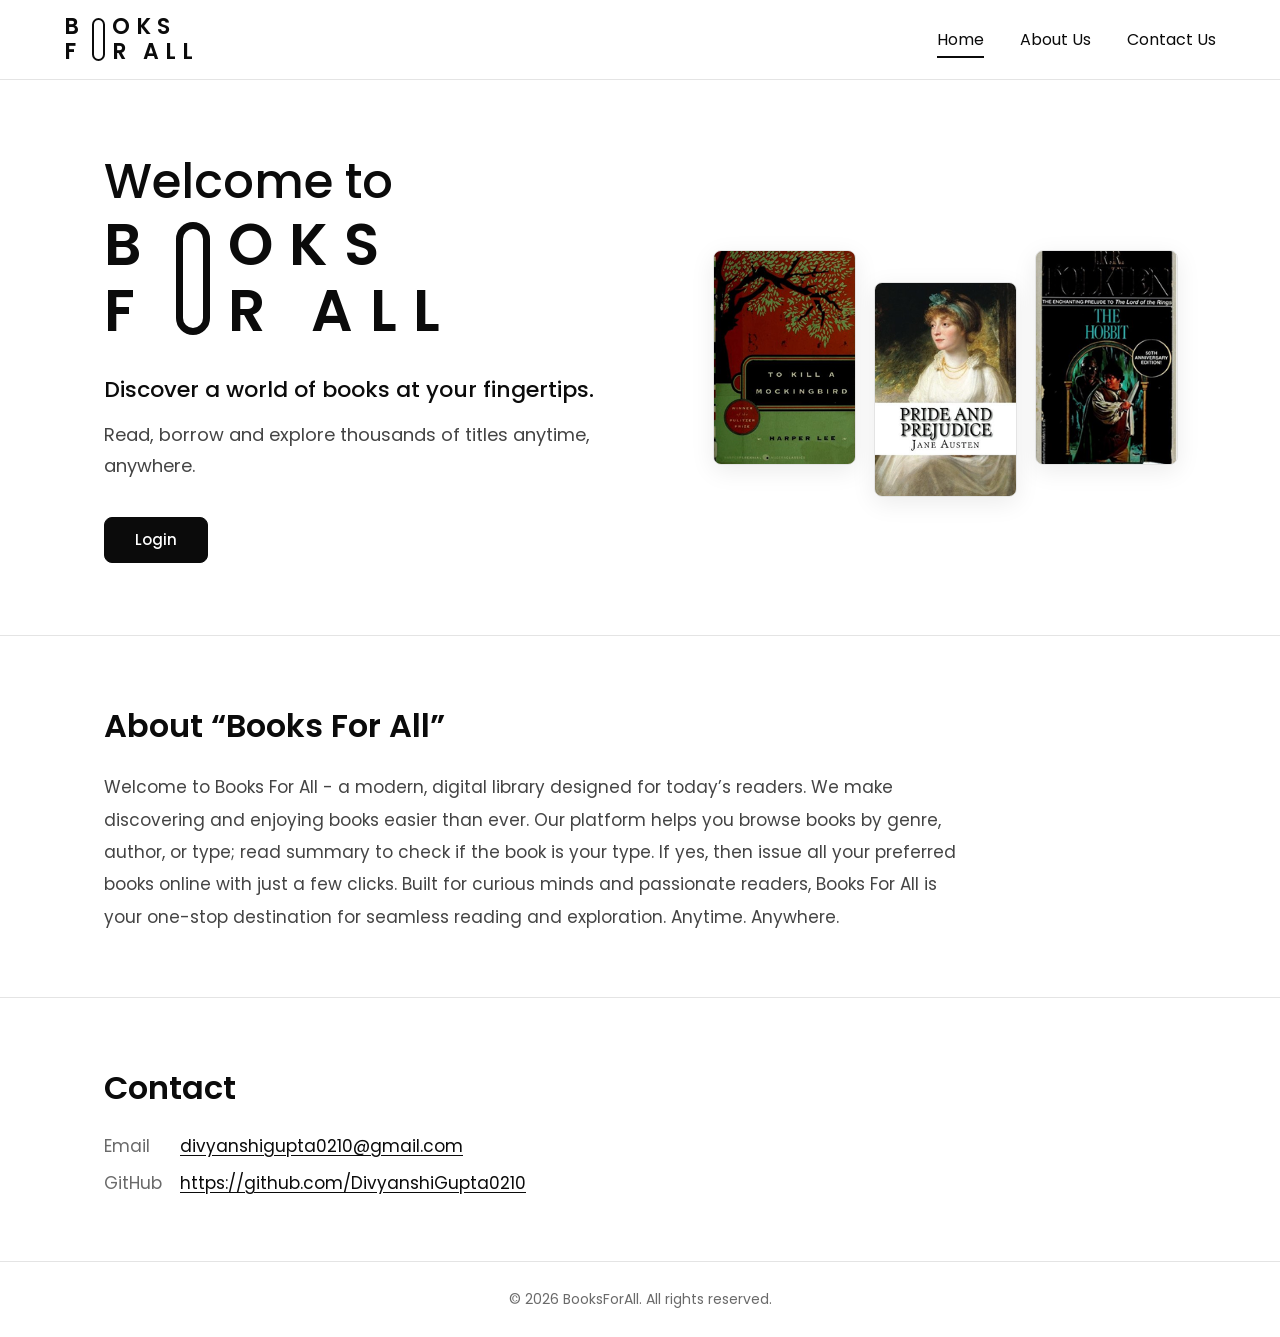
<file: frontend/index.html>
<!DOCTYPE html>
<html lang="en">
<head>
  <meta charset="UTF-8">
  <meta name="viewport" content="width=device-width, initial-scale=1.0">
  <title>Books For All</title>
  <link rel="icon" href="data:,">
  <link rel="preconnect" href="https://fonts.googleapis.com">
  <link rel="preconnect" href="https://fonts.gstatic.com" crossorigin>
  <link href="https://fonts.googleapis.com/css2?family=Poppins:wght@300;400;500;600;700&display=swap" rel="stylesheet">
  <link rel="stylesheet" href="css/styles.css">
  <script src="js/config.js"></script>
  <script src="js/auth.js"></script>
  <script src="js/api.js"></script>
  <script src="js/ui.js"></script>
  <script src="js/nav.js"></script>
</head>
<body>
  <header id="nav"></header>
  <script>Nav.render("home", "home");</script>

  <main>
    <section class="container hero">
      <div>
        <h1>
          <span>Welcome to</span>
          <span class="logo" aria-label="Books For All">
            <span class="logo-b">B</span><span class="logo-pill" aria-hidden="true"></span><span class="logo-oks">OKS</span>
            <span class="logo-f">F</span><span class="logo-r">R ALL</span>
          </span>
        </h1>
        <p class="hero-lead">Discover a world of books at your fingertips.</p>
        <p class="hero-sub">Read, borrow and explore thousands of titles anytime, anywhere.</p>
        <a id="heroBtn" class="btn btn-primary" href="login.html">Login</a>
      </div>
      <div class="hero-visual" id="heroVisual" aria-hidden="true">
        <img src="assets/images/to%20kill%20a%20mockingbird.png" alt="">
        <img src="assets/images/pride%20and%20prejudice.png" alt="">
        <img src="assets/images/the%20hobbit.png" alt="">
      </div>
    </section>

    <section class="section" id="about">
      <div class="container">
        <h2>About “Books For All”</h2>
        <p>Welcome to Books For All - a modern, digital library designed for today’s readers. We make discovering and enjoying books easier than ever. Our platform helps you browse books by genre, author, or type; read summary to check if the book is your type. If yes, then issue all your preferred books online with just a few clicks. Built for curious minds and passionate readers, Books For All is your one-stop destination for seamless reading and exploration. Anytime. Anywhere.</p>
      </div>
    </section>

    <section class="section" id="contact">
      <div class="container">
        <h2>Contact</h2>
        <div class="contact-list">
          <div><span>Email</span><a href="mailto:divyanshigupta0210@gmail.com">divyanshigupta0210@gmail.com</a></div>
          <div><span>GitHub</span><a href="https://github.com/DivyanshiGupta0210" target="_blank" rel="noopener">https://github.com/DivyanshiGupta0210</a></div>
        </div>
      </div>
    </section>
  </main>

  <footer class="footer">© 2026 BooksForAll. All rights reserved.</footer>
  <script src="js/home.js"></script>
</body>
</html>
</file>
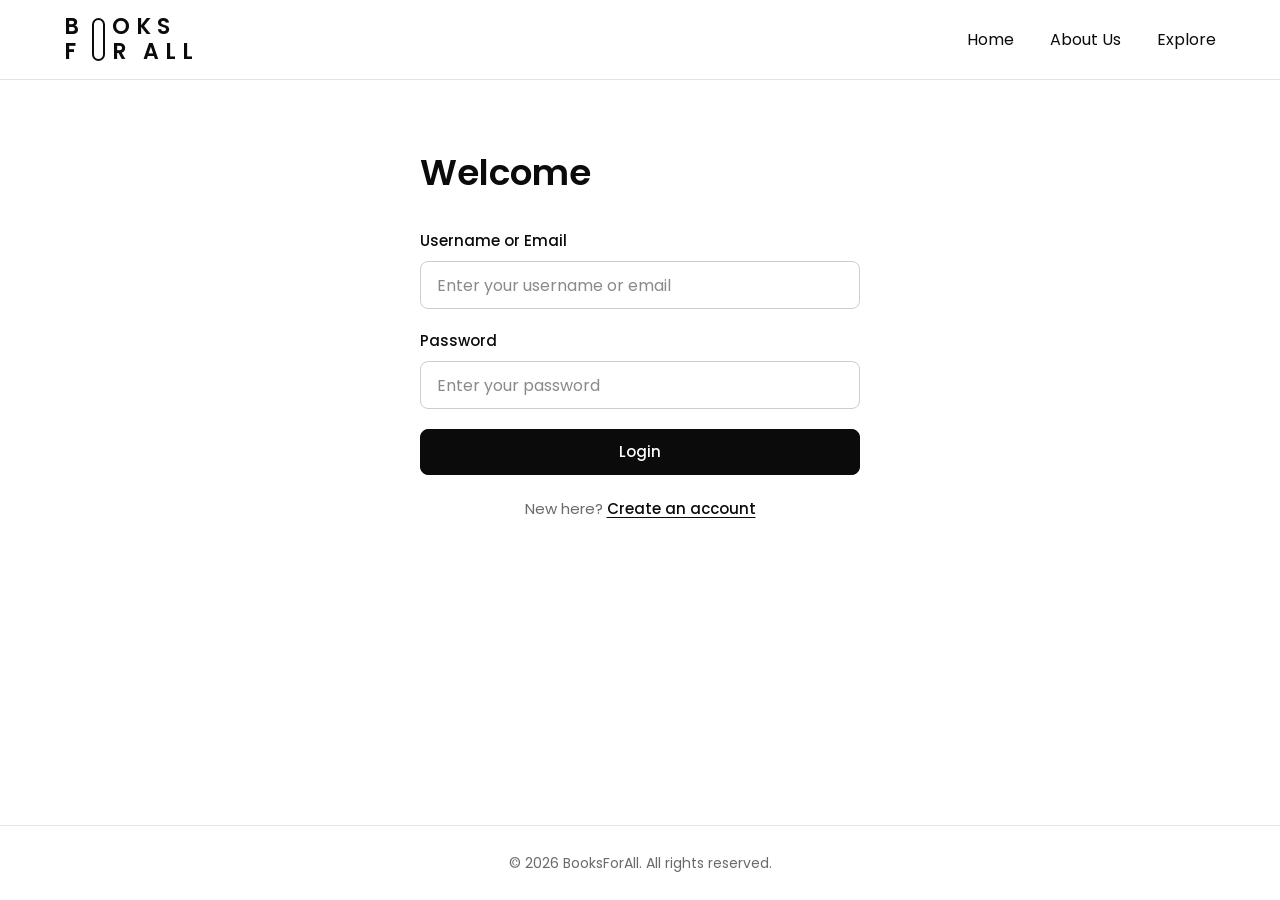
<file: frontend/book-info.html>
<!DOCTYPE html>
<html lang="en">
<head>
  <meta charset="UTF-8">
  <meta name="viewport" content="width=device-width, initial-scale=1.0">
  <title>Book Info - Books For All</title>
  <link rel="icon" href="data:,">
  <link rel="preconnect" href="https://fonts.googleapis.com">
  <link rel="preconnect" href="https://fonts.gstatic.com" crossorigin>
  <link href="https://fonts.googleapis.com/css2?family=Poppins:wght@300;400;500;600;700&display=swap" rel="stylesheet">
  <link rel="stylesheet" href="css/styles.css">
  <script src="js/config.js"></script>
  <script src="js/auth.js"></script>
  <script src="js/api.js"></script>
  <script src="js/ui.js"></script>
  <script src="js/nav.js"></script>
  <script src="js/books.js"></script>
</head>
<body>
  <header id="nav"></header>
  <script>Nav.render("app", "explore");</script>

  <main class="container page" id="content" aria-live="polite">
    <p class="muted">Loading...</p>
  </main>

  <footer class="footer">© 2026 BooksForAll. All rights reserved.</footer>
  <script src="js/book-detail.js"></script>
</body>
</html>
</file>
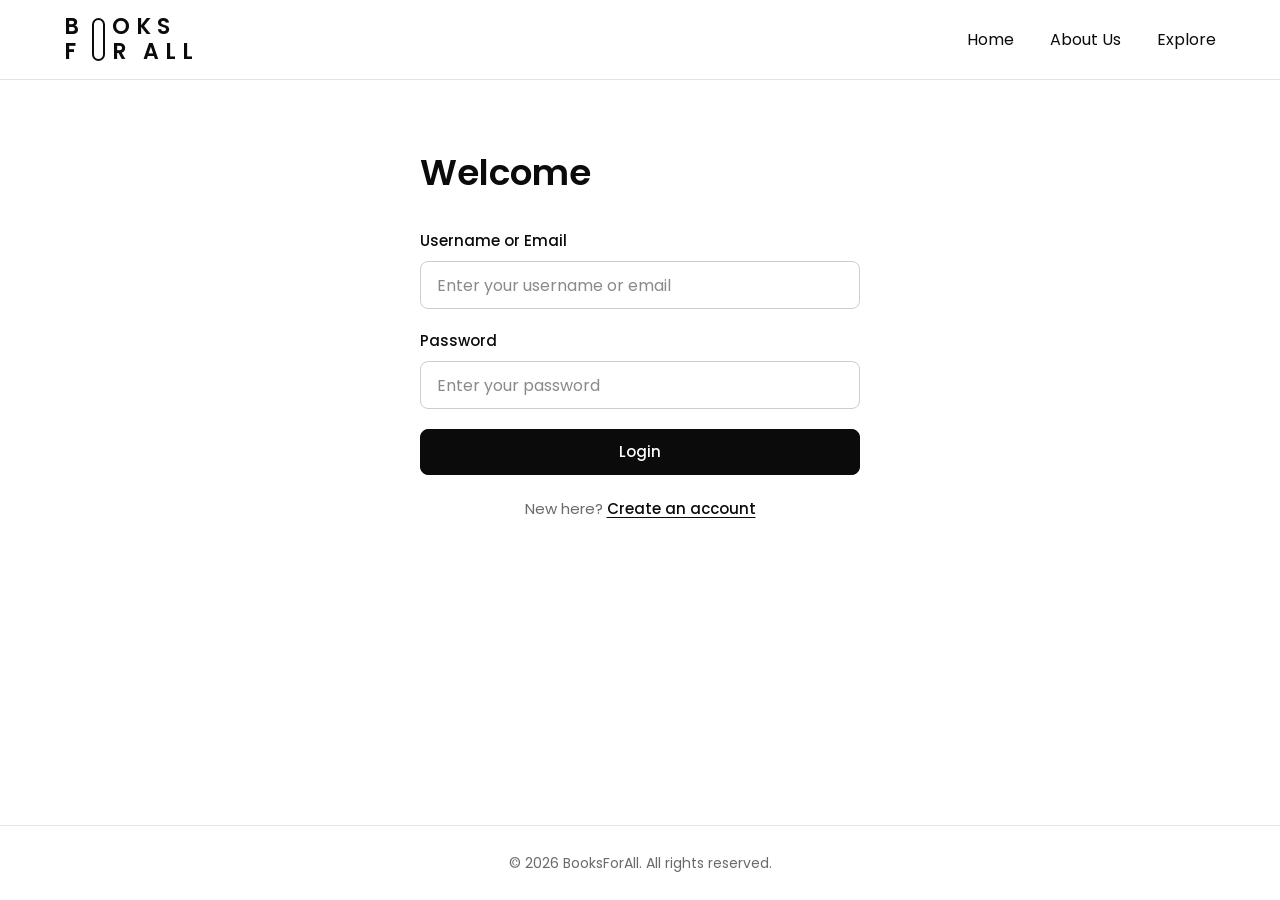
<file: frontend/explore.html>
<!DOCTYPE html>
<html lang="en">
<head>
  <meta charset="UTF-8">
  <meta name="viewport" content="width=device-width, initial-scale=1.0">
  <title>Explore - Books For All</title>
  <link rel="icon" href="data:,">
  <link rel="preconnect" href="https://fonts.googleapis.com">
  <link rel="preconnect" href="https://fonts.gstatic.com" crossorigin>
  <link href="https://fonts.googleapis.com/css2?family=Poppins:wght@300;400;500;600;700&display=swap" rel="stylesheet">
  <link rel="stylesheet" href="css/styles.css">
  <script src="js/config.js"></script>
  <script src="js/auth.js"></script>
  <script src="js/api.js"></script>
  <script src="js/ui.js"></script>
  <script src="js/nav.js"></script>
  <script src="js/books.js"></script>
</head>
<body>
  <header id="nav"></header>
  <script>Nav.render("app", "explore");</script>

  <main class="container page">
    <div class="search-row">
      <input class="input" id="searchInput" type="search" placeholder="Search for books by title or author name" aria-label="Search for books by title or author name" autocomplete="off">
    </div>

    <div class="filters">
      <div class="dd" id="genreFilter" data-label="Genre"></div>
      <div class="dd" id="typeFilter" data-label="Book Type"></div>
      <div class="dd" id="languageFilter" data-label="Language"></div>
      <button type="button" class="btn btn-outline btn-sm reset-btn" id="clearFilters" disabled>
        <svg width="15" height="15" viewBox="0 0 24 24" fill="none" stroke="currentColor" stroke-width="2" stroke-linecap="round" stroke-linejoin="round" aria-hidden="true"><path d="M3 12a9 9 0 1 0 3-6.7"/><path d="M3 4v5h5"/></svg>
        Reset
      </button>
    </div>

    <div id="browse">
      <section class="explore-block" aria-labelledby="featuredTitle">
        <h2 class="h-section" id="featuredTitle">Featured Books</h2>
        <div class="scroller" id="featuredRow"></div>
      </section>

      <section class="explore-block" aria-labelledby="newTitle">
        <h2 class="h-section" id="newTitle">New Arrivals</h2>
        <div class="grid-4" id="newGrid"></div>
      </section>
    </div>

    <section class="explore-block" id="resultsSection" aria-live="polite" hidden>
      <h2 class="h-section" id="resultsTitle">Search Results</h2>
      <div class="results" id="results"></div>
    </section>
  </main>

  <footer class="footer">© 2026 BooksForAll. All rights reserved.</footer>
  <script src="js/explore.js"></script>
</body>
</html>
</file>
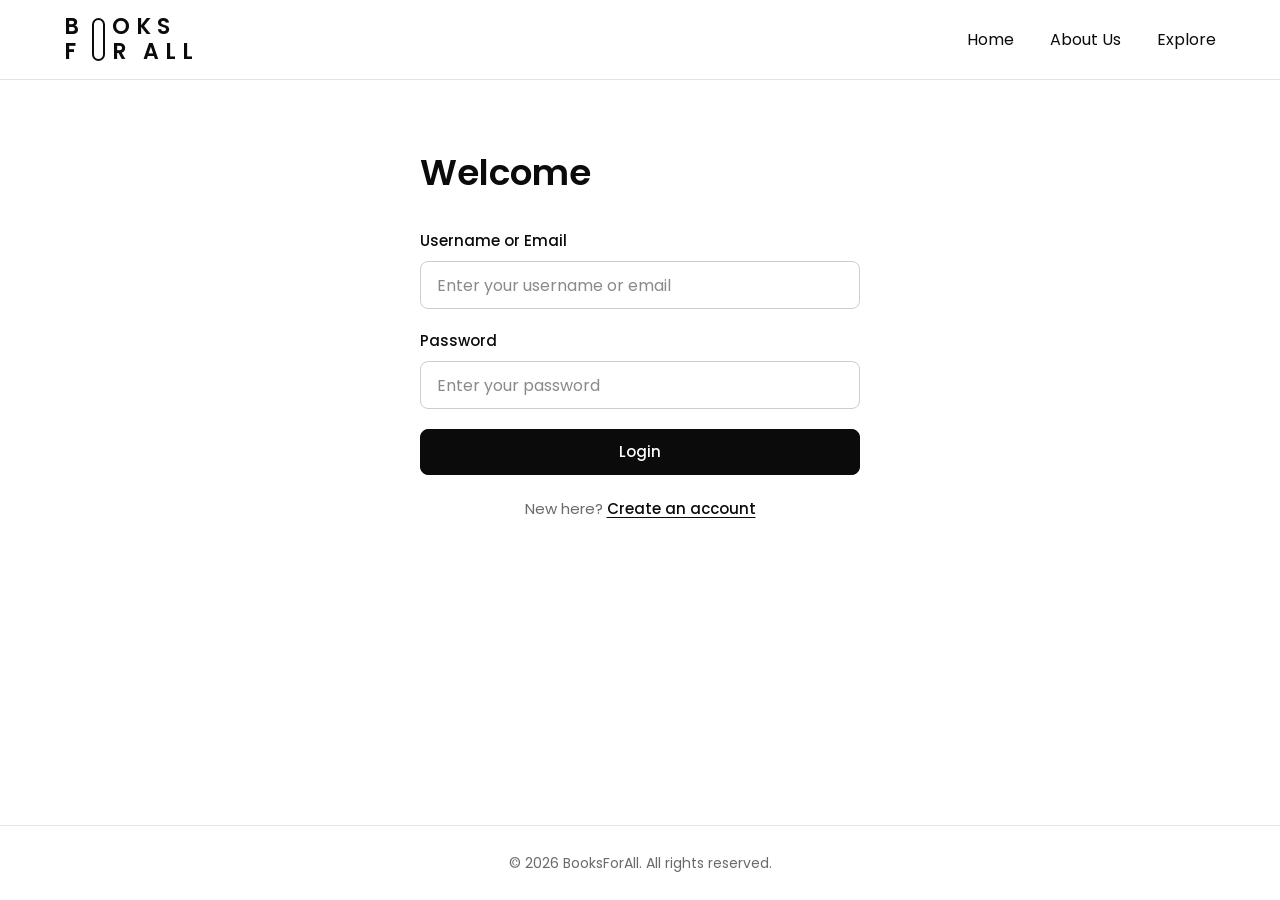
<file: frontend/issue-book.html>
<!DOCTYPE html>
<html lang="en">
<head>
  <meta charset="UTF-8">
  <meta name="viewport" content="width=device-width, initial-scale=1.0">
  <title>Issue Book - Books For All</title>
  <link rel="icon" href="data:,">
  <link rel="preconnect" href="https://fonts.googleapis.com">
  <link rel="preconnect" href="https://fonts.gstatic.com" crossorigin>
  <link href="https://fonts.googleapis.com/css2?family=Poppins:wght@300;400;500;600;700&display=swap" rel="stylesheet">
  <link rel="stylesheet" href="css/styles.css">
  <script src="js/config.js"></script>
  <script src="js/auth.js"></script>
  <script src="js/api.js"></script>
  <script src="js/ui.js"></script>
  <script src="js/nav.js"></script>
  <script src="js/books.js"></script>
  <script src="js/issues.js"></script>
  <script src="js/wishlist.js"></script>
</head>
<body>
  <header id="nav"></header>
  <script>Nav.render("app", "explore");</script>

  <main class="container page" id="content" aria-live="polite">
    <p class="muted">Loading...</p>
  </main>

  <footer class="footer">© 2026 BooksForAll. All rights reserved.</footer>
  <script src="js/issue-book.js"></script>
</body>
</html>
</file>
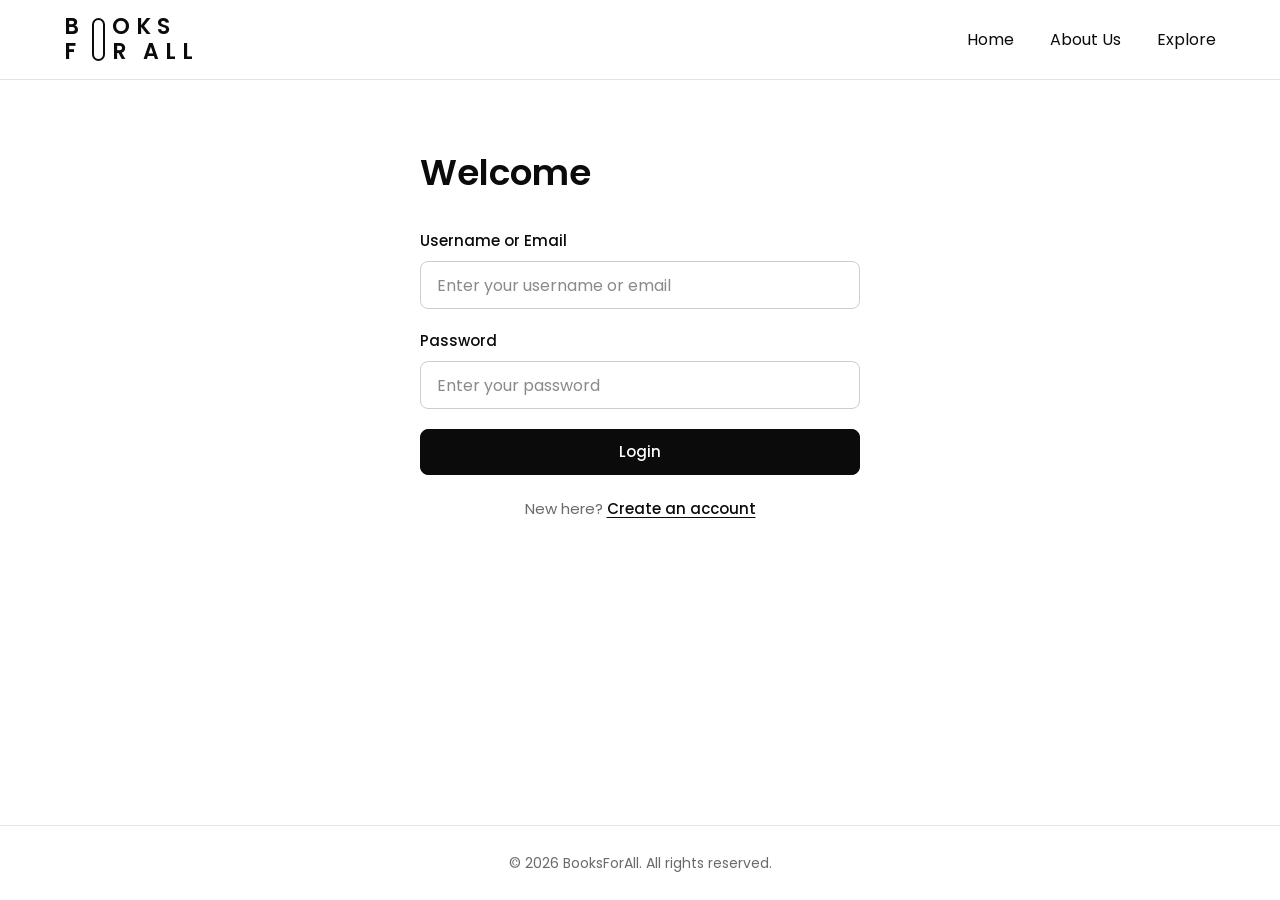
<file: frontend/login.html>
<!DOCTYPE html>
<html lang="en">
<head>
  <meta charset="UTF-8">
  <meta name="viewport" content="width=device-width, initial-scale=1.0">
  <title>Login - Books For All</title>
  <link rel="icon" href="data:,">
  <link rel="preconnect" href="https://fonts.googleapis.com">
  <link rel="preconnect" href="https://fonts.gstatic.com" crossorigin>
  <link href="https://fonts.googleapis.com/css2?family=Poppins:wght@300;400;500;600;700&display=swap" rel="stylesheet">
  <link rel="stylesheet" href="css/styles.css">
  <script src="js/config.js"></script>
  <script src="js/auth.js"></script>
  <script src="js/api.js"></script>
  <script src="js/ui.js"></script>
  <script src="js/nav.js"></script>
</head>
<body>
  <header id="nav"></header>
  <script>Nav.render("login");</script>

  <main class="auth-wrap">
    <div class="auth-card">
      <h1>Welcome</h1>
      <form id="loginForm" novalidate>
        <div class="field">
          <label for="identifier">Username or Email</label>
          <input class="input" id="identifier" name="identifier" type="text" placeholder="Enter your username or email" autocomplete="username" required>
        </div>
        <div class="field">
          <label for="password">Password</label>
          <input class="input" id="password" name="password" type="password" placeholder="Enter your password" autocomplete="current-password" required>
        </div>
        <button class="btn btn-primary btn-block" id="loginBtn" type="submit">Login</button>
        <p id="loginMsg" class="form-msg error" role="alert" hidden></p>
      </form>
      <p class="auth-alt">New here? <a href="signup.html">Create an account</a></p>
    </div>
  </main>

  <footer class="footer">© 2026 BooksForAll. All rights reserved.</footer>
  <script src="js/login.js"></script>
</body>
</html>
</file>
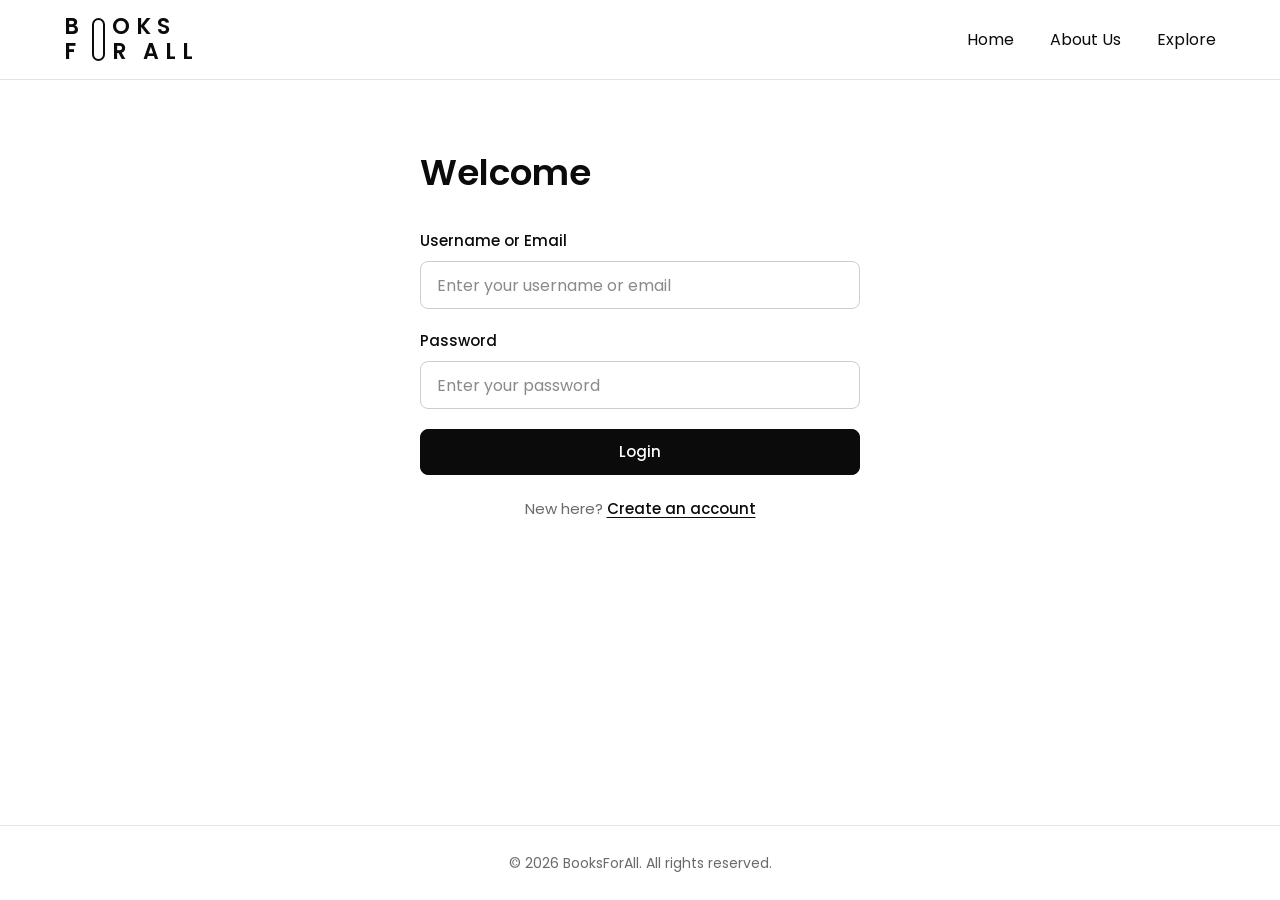
<file: frontend/my-books.html>
<!DOCTYPE html>
<html lang="en">
<head>
  <meta charset="UTF-8">
  <meta name="viewport" content="width=device-width, initial-scale=1.0">
  <title>My Books - Books For All</title>
  <link rel="icon" href="data:,">
  <link rel="preconnect" href="https://fonts.googleapis.com">
  <link rel="preconnect" href="https://fonts.gstatic.com" crossorigin>
  <link href="https://fonts.googleapis.com/css2?family=Poppins:wght@300;400;500;600;700&display=swap" rel="stylesheet">
  <link rel="stylesheet" href="css/styles.css">
  <script src="js/config.js"></script>
  <script src="js/auth.js"></script>
  <script src="js/api.js"></script>
  <script src="js/ui.js"></script>
  <script src="js/nav.js"></script>
  <script src="js/issues.js"></script>
</head>
<body>
  <header id="nav"></header>
  <script>Nav.render("app", "my-books");</script>

  <main class="container page">
    <h1 class="h-page">Your Books</h1>
    <div id="content" aria-live="polite"><p class="muted">Loading...</p></div>
  </main>

  <footer class="footer">© 2026 BooksForAll. All rights reserved.</footer>
  <script src="js/my-books.js"></script>
</body>
</html>
</file>
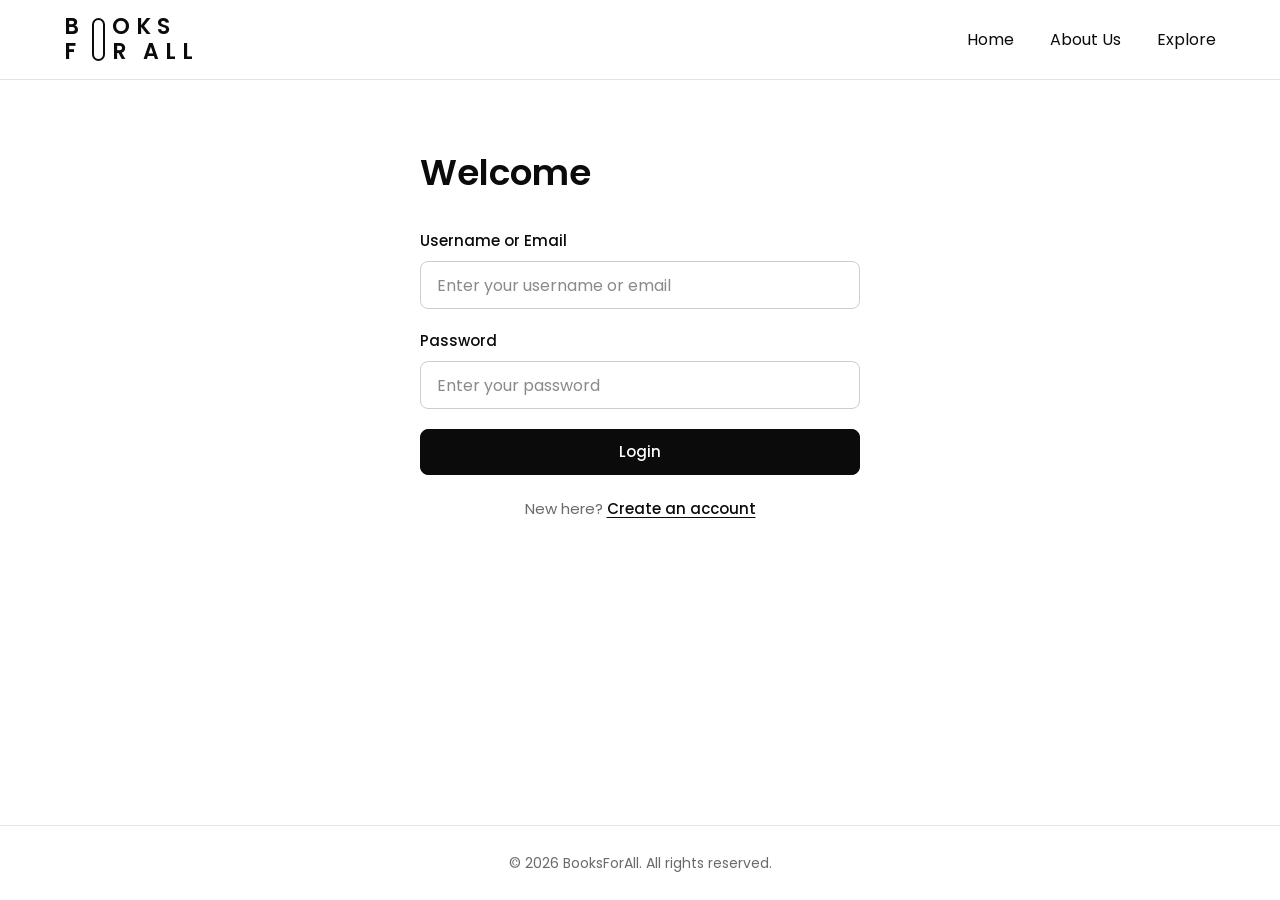
<file: frontend/profile.html>
<!DOCTYPE html>
<html lang="en">
<head>
  <meta charset="UTF-8">
  <meta name="viewport" content="width=device-width, initial-scale=1.0">
  <title>Profile - Books For All</title>
  <link rel="icon" href="data:,">
  <link rel="preconnect" href="https://fonts.googleapis.com">
  <link rel="preconnect" href="https://fonts.gstatic.com" crossorigin>
  <link href="https://fonts.googleapis.com/css2?family=Poppins:wght@300;400;500;600;700&display=swap" rel="stylesheet">
  <link rel="stylesheet" href="css/styles.css">
  <script src="js/config.js"></script>
  <script src="js/auth.js"></script>
  <script src="js/api.js"></script>
  <script src="js/ui.js"></script>
  <script src="js/nav.js"></script>
  <script src="js/issues.js"></script>
  <script src="js/wishlist.js"></script>
</head>
<body>
  <header id="nav"></header>
  <script>Nav.render("app", "");</script>

  <main class="container page">
    <h1 class="h-page">User Profile</h1>
    <div id="content" aria-live="polite"><p class="muted">Loading...</p></div>
  </main>

  <footer class="footer">© 2026 BooksForAll. All rights reserved.</footer>
  <script src="js/profile.js"></script>
</body>
</html>
</file>
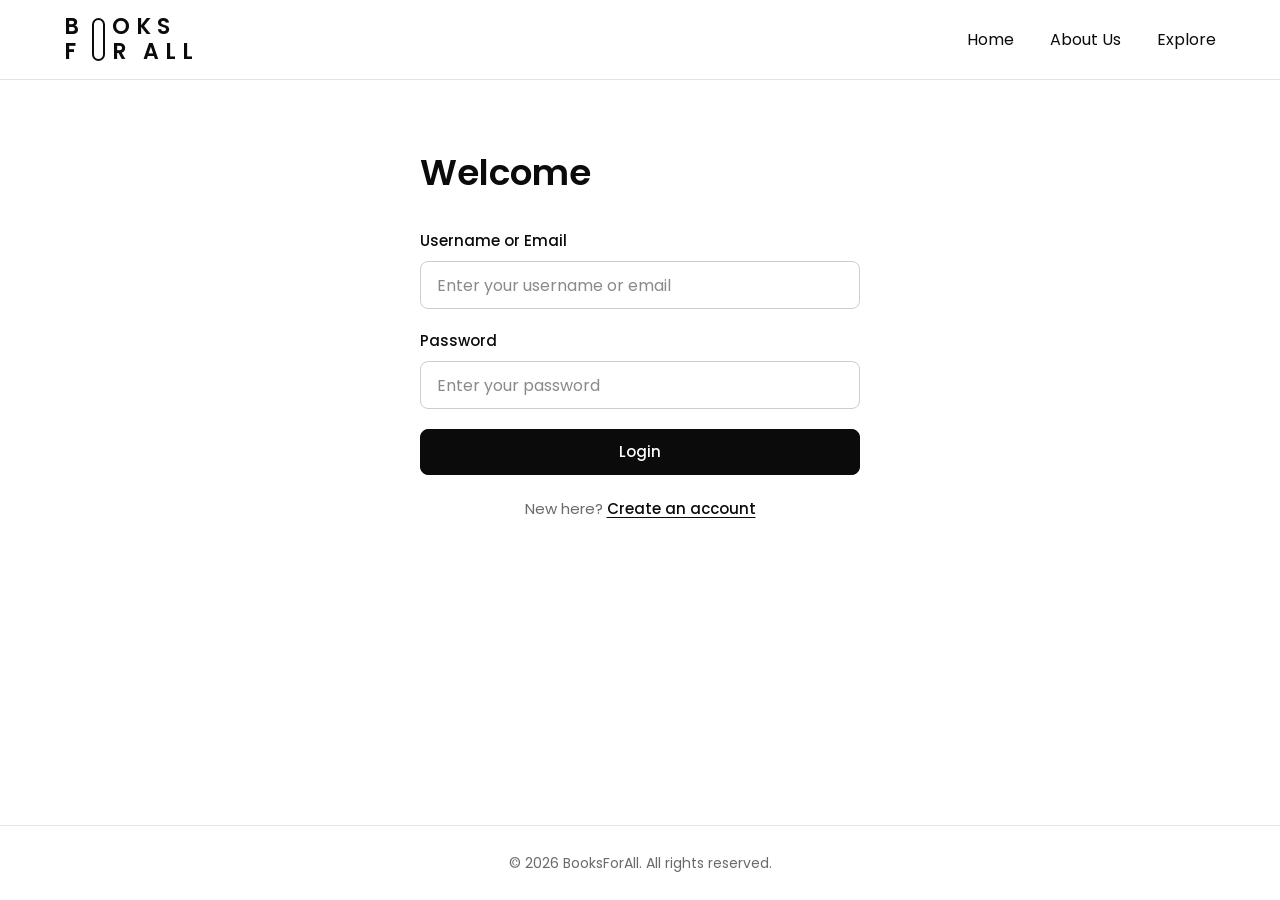
<file: frontend/receipt.html>
<!DOCTYPE html>
<html lang="en">
<head>
  <meta charset="UTF-8">
  <meta name="viewport" content="width=device-width, initial-scale=1.0">
  <title>Issue Receipt - Books For All</title>
  <link rel="icon" href="data:,">
  <link rel="preconnect" href="https://fonts.googleapis.com">
  <link rel="preconnect" href="https://fonts.gstatic.com" crossorigin>
  <link href="https://fonts.googleapis.com/css2?family=Poppins:wght@300;400;500;600;700&display=swap" rel="stylesheet">
  <link rel="stylesheet" href="css/styles.css">
  <script src="js/config.js"></script>
  <script src="js/auth.js"></script>
  <script src="js/api.js"></script>
  <script src="js/ui.js"></script>
  <script src="js/nav.js"></script>
  <script src="js/issues.js"></script>
</head>
<body>
  <header id="nav"></header>
  <script>Nav.render("app", "my-books");</script>

  <main class="container page" id="content" aria-live="polite">
    <p class="muted">Loading your receipt...</p>
  </main>

  <footer class="footer">© 2026 BooksForAll. All rights reserved.</footer>
  <script src="js/receipt.js"></script>
</body>
</html>
</file>
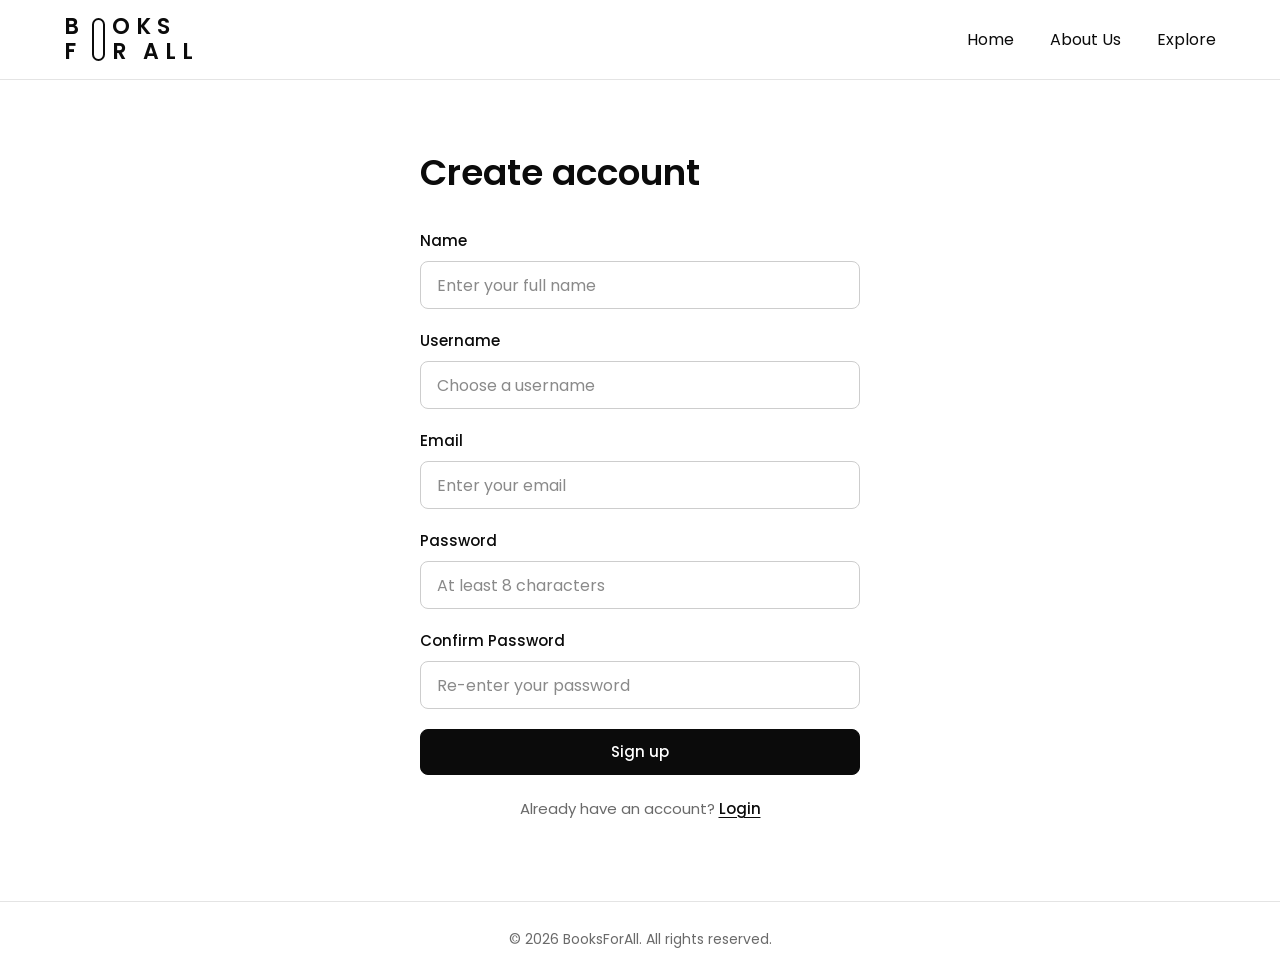
<file: frontend/signup.html>
<!DOCTYPE html>
<html lang="en">
<head>
  <meta charset="UTF-8">
  <meta name="viewport" content="width=device-width, initial-scale=1.0">
  <title>Create account - Books For All</title>
  <link rel="icon" href="data:,">
  <link rel="preconnect" href="https://fonts.googleapis.com">
  <link rel="preconnect" href="https://fonts.gstatic.com" crossorigin>
  <link href="https://fonts.googleapis.com/css2?family=Poppins:wght@300;400;500;600;700&display=swap" rel="stylesheet">
  <link rel="stylesheet" href="css/styles.css">
  <script src="js/config.js"></script>
  <script src="js/auth.js"></script>
  <script src="js/api.js"></script>
  <script src="js/ui.js"></script>
  <script src="js/nav.js"></script>
</head>
<body>
  <header id="nav"></header>
  <script>Nav.render("login");</script>

  <main class="auth-wrap">
    <div class="auth-card">
      <h1>Create account</h1>
      <form id="signupForm" novalidate>
        <div class="field">
          <label for="full_name">Name</label>
          <input class="input" id="full_name" name="full_name" type="text" placeholder="Enter your full name" autocomplete="name" maxlength="120" required>
        </div>
        <div class="field">
          <label for="username">Username</label>
          <input class="input" id="username" name="username" type="text" placeholder="Choose a username" autocomplete="username" maxlength="30" required>
        </div>
        <div class="field">
          <label for="email">Email</label>
          <input class="input" id="email" name="email" type="email" placeholder="Enter your email" autocomplete="email" required>
        </div>
        <div class="field">
          <label for="password">Password</label>
          <input class="input" id="password" name="password" type="password" placeholder="At least 8 characters" autocomplete="new-password" required>
        </div>
        <div class="field">
          <label for="confirm_password">Confirm Password</label>
          <input class="input" id="confirm_password" name="confirm_password" type="password" placeholder="Re-enter your password" autocomplete="new-password" required>
        </div>
        <button class="btn btn-primary btn-block" id="signupBtn" type="submit">Sign up</button>
        <p id="signupMsg" class="form-msg error" role="alert" hidden></p>
      </form>
      <p class="auth-alt">Already have an account? <a href="login.html">Login</a></p>
    </div>
  </main>

  <footer class="footer">© 2026 BooksForAll. All rights reserved.</footer>
  <script src="js/signup.js"></script>
</body>
</html>
</file>
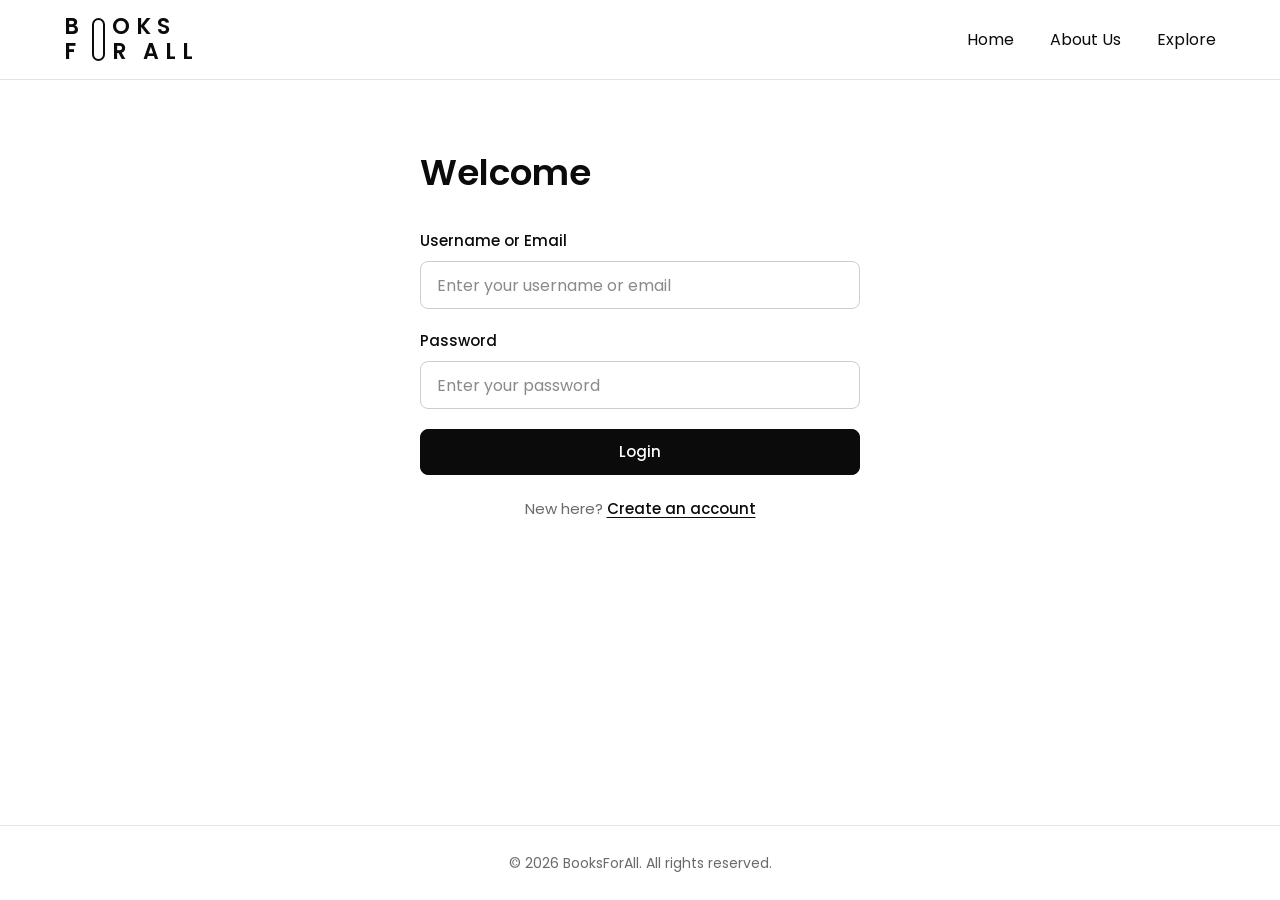
<file: frontend/wishlist.html>
<!DOCTYPE html>
<html lang="en">
<head>
  <meta charset="UTF-8">
  <meta name="viewport" content="width=device-width, initial-scale=1.0">
  <title>Wishlist - Books For All</title>
  <link rel="icon" href="data:,">
  <link rel="preconnect" href="https://fonts.googleapis.com">
  <link rel="preconnect" href="https://fonts.gstatic.com" crossorigin>
  <link href="https://fonts.googleapis.com/css2?family=Poppins:wght@300;400;500;600;700&display=swap" rel="stylesheet">
  <link rel="stylesheet" href="css/styles.css">
  <script src="js/config.js"></script>
  <script src="js/auth.js"></script>
  <script src="js/api.js"></script>
  <script src="js/ui.js"></script>
  <script src="js/nav.js"></script>
  <script src="js/wishlist.js"></script>
</head>
<body>
  <header id="nav"></header>
  <script>Nav.render("app", "");</script>

  <main class="container page">
    <h1 class="h-page">Your Wishlist</h1>
    <div id="content" aria-live="polite"><p class="muted">Loading...</p></div>
  </main>

  <footer class="footer">© 2026 BooksForAll. All rights reserved.</footer>
  <script src="js/wishlist-page.js"></script>
</body>
</html>
</file>
<file: frontend/css/styles.css>
/* ==========================================================================
   Books For All - shared styles
   Font: Poppins · Palette: black / white / grey · Corner radius: 8px
   ========================================================================== */

:root {
  --black: #0b0b0b;
  --white: #ffffff;
  --g50: #f8f8f8;
  --g100: #f1f1f1;
  --g200: #e4e4e4;
  --g300: #cdcdcd;
  --g500: #8a8a8a;
  --g600: #6a6a6a;
  --g700: #444444;
  --danger: #b3261e;
  --ok: #1b6e3c;
  --radius: 8px;
  --pad: clamp(20px, 5vw, 72px);
  --maxw: 1200px;
  --shadow: 0 6px 24px rgba(0, 0, 0, 0.08);
}

*, *::before, *::after { box-sizing: border-box; margin: 0; padding: 0; }
html { scroll-behavior: smooth; -webkit-text-size-adjust: 100%; scroll-padding-top: 90px; }
body {
  font-family: 'Poppins', system-ui, -apple-system, 'Segoe UI', sans-serif;
  background: var(--white);
  color: var(--black);
  line-height: 1.6;
  font-size: 16px;
  min-height: 100vh;
  display: flex;
  flex-direction: column;
}
main { flex: 1; }
a { color: inherit; text-decoration: none; }
ul { list-style: none; }
button, input, select { font: inherit; color: inherit; }
img { max-width: 100%; display: block; }
[hidden] { display: none !important; }
:focus-visible { outline: 2px solid var(--black); outline-offset: 2px; }

.container { width: 100%; max-width: var(--maxw); margin: 0 auto; padding: 0 var(--pad); }
.page { padding-top: 40px; padding-bottom: 72px; }
.muted { color: var(--g600); }

/* ---------- Logo (the "O" in BOOKS / FOR is one shared pill) ---------- */

.logo {
  --logo-size: 22px;
  display: inline-grid;
  grid-template-columns: auto auto auto;
  grid-template-rows: 1fr 1fr;
  column-gap: 0.3em;
  align-items: center;
  font-size: var(--logo-size);
  font-weight: 600;
  line-height: 1.15;
  letter-spacing: 0.28em;
  color: var(--black);
  white-space: nowrap;
}
.logo-b   { grid-area: 1 / 1; }
.logo-pill {
  grid-area: 1 / 2 / 3 / 3;
  width: 0.6em;
  height: 1.95em;
  border: 0.13em solid currentColor;
  border-radius: 999px;
  align-self: center;
}
.logo-oks { grid-area: 1 / 3; }
.logo-f   { grid-area: 2 / 1; }
.logo-r   { grid-area: 2 / 3; }

/* ---------- Navbar ---------- */

.navbar {
  position: sticky; top: 0; z-index: 50;
  background: rgba(255, 255, 255, 0.96);
  backdrop-filter: blur(6px);
  border-bottom: 1px solid var(--g200);
}
.navbar-inner {
  display: flex; align-items: center; justify-content: space-between;
  gap: 16px 24px; flex-wrap: wrap;
  max-width: 1440px; margin: 0 auto;
  padding: 14px var(--pad);
}
.nav-right { display: flex; align-items: center; gap: 36px; flex-wrap: wrap; }
.nav-links { display: flex; align-items: center; gap: 36px; flex-wrap: wrap; }
.nav-links a { position: relative; padding: 4px 0; }
.nav-links a::after {
  content: ""; position: absolute; left: 0; right: 0; bottom: -2px; height: 2px;
  background: var(--black); transform: scaleX(0); transform-origin: left;
  transition: transform 0.2s ease;
}
.nav-links a:hover::after, .nav-links a.active::after { transform: scaleX(1); }

.nav-user { position: relative; }
.nav-avatar {
  width: 40px; height: 40px; border-radius: 50%;
  border: 1.5px solid var(--black); background: var(--white);
  font-weight: 600; font-size: 14px; cursor: pointer;
  transition: background 0.15s, color 0.15s;
}
.nav-avatar:hover, .nav-avatar[aria-expanded="true"] { background: var(--black); color: var(--white); }
.nav-menu {
  position: absolute; right: 0; top: calc(100% + 10px); min-width: 190px;
  background: var(--white); border: 1px solid var(--g200); border-radius: var(--radius);
  box-shadow: var(--shadow); padding: 6px;
}
.nav-menu a, .nav-menu button {
  display: block; width: 100%; text-align: left; background: none; border: 0;
  padding: 10px 12px; border-radius: 6px; cursor: pointer; font-size: 15px;
}
.nav-menu a:hover, .nav-menu button:hover { background: var(--g100); }
.nav-menu .menu-name { padding: 8px 12px 10px; font-size: 13px; color: var(--g600); border-bottom: 1px solid var(--g200); margin-bottom: 6px; }

/* ---------- Buttons ---------- */

.btn {
  display: inline-flex; align-items: center; justify-content: center; gap: 8px;
  height: 46px; padding: 0 30px; border-radius: var(--radius);
  border: 1.5px solid var(--black); font-weight: 500; font-size: 15px;
  cursor: pointer; text-align: center; white-space: nowrap;
  transition: background 0.15s, color 0.15s, transform 0.08s, border-color 0.15s;
}
.btn:active:not(:disabled) { transform: translateY(1px); }
.btn:disabled { cursor: not-allowed; opacity: 0.45; }
.btn-primary { background: var(--black); color: var(--white); }
.btn-primary:hover:not(:disabled) { background: #2d2d2d; border-color: #2d2d2d; }
.btn-primary:active:not(:disabled) { background: #000; }
.btn-outline { background: var(--white); color: var(--black); }
.btn-outline:hover:not(:disabled) { background: var(--g100); }
.btn-outline:active:not(:disabled) { background: var(--g200); }
.btn-sm { height: 38px; padding: 0 20px; font-size: 14px; }
.btn-block { width: 100%; }

/* ---------- Forms ---------- */

.field { margin-bottom: 20px; }
.field label { display: block; font-weight: 500; font-size: 15px; margin-bottom: 8px; }
.input, .select {
  width: 100%; height: 48px; padding: 0 16px;
  background: var(--white); border: 1.5px solid var(--g300); border-radius: var(--radius);
  transition: border-color 0.15s, box-shadow 0.15s;
}
.input::placeholder { color: var(--g500); }
input[type="search"]::-webkit-search-cancel-button { -webkit-appearance: none; appearance: none; }
.input:hover, .select:hover { border-color: var(--g500); }
.input:focus, .select:focus { outline: none; border-color: var(--black); box-shadow: 0 0 0 3px rgba(0, 0, 0, 0.08); }
.select {
  appearance: none; -webkit-appearance: none; cursor: pointer; padding-right: 44px;
  background-image: url("data:image/svg+xml;utf8,<svg xmlns='http://www.w3.org/2000/svg' width='14' height='9' viewBox='0 0 14 9' fill='none'><path d='M1 1.5l6 6 6-6' stroke='%230b0b0b' stroke-width='1.8' stroke-linecap='round' stroke-linejoin='round'/></svg>");
  background-repeat: no-repeat; background-position: right 16px center;
}
.form-msg { margin-top: 14px; font-size: 14px; padding: 10px 14px; border-radius: var(--radius); }
.form-msg.error { color: var(--danger); background: #fdecea; }
.form-msg.success { color: var(--ok); background: #e8f5ec; }

/* ---------- Auth pages ---------- */

.auth-wrap { display: flex; justify-content: center; padding: 64px var(--pad) 80px; }
.auth-card { width: 100%; max-width: 440px; }
.auth-card h1 { font-size: 36px; font-weight: 600; margin-bottom: 28px; }
.auth-alt { text-align: center; margin-top: 22px; font-size: 15px; color: var(--g600); }
.auth-alt a { color: var(--black); font-weight: 500; text-decoration: underline; text-underline-offset: 3px; }

/* ---------- Home ---------- */

.hero { display: grid; grid-template-columns: 1.1fr 0.9fr; gap: 48px; align-items: center; padding-top: 72px; padding-bottom: 72px; }
.hero h1 { font-size: clamp(30px, 4.2vw, 48px); font-weight: 500; line-height: 1.25; display: flex; flex-wrap: wrap; align-items: center; gap: 0 22px; margin-bottom: 28px; }
.hero h1 .logo { --logo-size: clamp(34px, 5vw, 58px); }
.hero-lead { font-size: 22px; font-weight: 500; line-height: 1.5; margin-bottom: 14px; max-width: 520px; }
.hero-sub { font-size: 18px; color: var(--g700); line-height: 1.7; margin-bottom: 36px; max-width: 520px; }
.hero-visual { display: flex; justify-content: center; gap: 18px; }
.hero-visual img { width: 31%; aspect-ratio: 2 / 3; object-fit: cover; border-radius: var(--radius); box-shadow: var(--shadow); border: 1px solid var(--g200); }
.hero-visual img:nth-child(2) { transform: translateY(32px); }

.section { padding-top: 64px; padding-bottom: 64px; border-top: 1px solid var(--g200); }
.section h2 { font-size: 32px; font-weight: 600; margin-bottom: 20px; }
.section p { font-size: 17px; line-height: 1.9; color: var(--g700); max-width: 860px; }
.contact-list { display: grid; gap: 10px; font-size: 17px; }
.contact-list a { text-decoration: underline; text-underline-offset: 3px; }
.contact-list span { color: var(--g600); display: inline-block; min-width: 76px; }

/* ---------- Footer ---------- */

.footer { text-align: center; padding: 26px var(--pad); border-top: 1px solid var(--g200); font-size: 14px; color: var(--g600); }

/* ---------- Book cards / grids ---------- */

.h-page { font-size: 34px; font-weight: 600; margin-bottom: 24px; }
.h-section { font-size: 26px; font-weight: 600; margin-bottom: 20px; }

.book-card { display: block; width: 100%; transition: transform 0.2s ease; }
.book-card:hover { transform: translateY(-4px); }
.book-card:hover .cover { box-shadow: var(--shadow); }
.book-card h3 { font-size: 15px; font-weight: 600; margin-top: 12px; line-height: 1.4; }
.book-card p { font-size: 14px; color: var(--g600); }

.cover {
  width: 100%; aspect-ratio: 2 / 3; object-fit: cover;
  border-radius: var(--radius); border: 1px solid var(--g200);
  background: var(--g100); transition: box-shadow 0.2s ease;
}
.cover-none {
  display: flex; align-items: center; justify-content: center;
  font-size: 56px; font-weight: 600; color: var(--g500);
}

.grid-4 { display: grid; grid-template-columns: repeat(4, minmax(0, 1fr)); gap: 32px 28px; }
.scroller {
  display: flex; gap: 28px; overflow-x: auto; padding-bottom: 14px;
  scroll-snap-type: x proximity; scrollbar-width: thin; scrollbar-color: var(--g300) transparent;
}
.scroller .book-card { flex: 0 0 calc((100% - 84px) / 4); scroll-snap-align: start; }
.scroller::-webkit-scrollbar { height: 8px; }
.scroller::-webkit-scrollbar-thumb { background: var(--g300); border-radius: 8px; }

.explore-block { margin-top: 56px; }

/* search + filters */
.search-row { margin-bottom: 18px; }
.filters { display: flex; gap: 16px; flex-wrap: wrap; align-items: center; }
.filters .reset-btn { height: 48px; padding: 0 22px; gap: 8px; }
.filters .reset-btn:disabled { opacity: 0.45; cursor: default; }

/* custom dropdowns */
.dd { position: relative; width: 200px; }
.dd-btn {
  width: 100%; height: 48px; padding: 0 16px; display: flex; align-items: center; justify-content: space-between; gap: 10px;
  background: var(--white); border: 1.5px solid var(--g300); border-radius: var(--radius);
  cursor: pointer; text-align: left; color: var(--g500);
  transition: border-color 0.15s, box-shadow 0.15s;
}
.dd.has-value .dd-btn { color: var(--black); }
.dd-btn:hover { border-color: var(--g500); }
.dd-btn:focus-visible, .dd.open .dd-btn { outline: none; border-color: var(--black); box-shadow: 0 0 0 3px rgba(0, 0, 0, 0.08); }
.dd-text { overflow: hidden; text-overflow: ellipsis; white-space: nowrap; }
.dd-caret { flex: none; color: var(--black); transition: transform 0.2s ease; }
.dd.open .dd-caret { transform: rotate(180deg); }
.dd-menu {
  position: absolute; z-index: 30; top: calc(100% + 6px); left: 0; right: 0; min-width: 100%;
  max-height: 260px; overflow-y: auto; list-style: none; margin: 0; padding: 6px;
  background: var(--white); border: 1px solid var(--g200); border-radius: var(--radius); box-shadow: var(--shadow);
  scrollbar-width: thin; scrollbar-color: var(--g300) transparent;
}
.dd-item { padding: 10px 12px; border-radius: 6px; font-size: 15px; cursor: pointer; }
.dd-item:hover, .dd-item.active { background: var(--g100); }
.dd-item.selected { font-weight: 600; background: var(--g100); }
.link-btn { background: none; border: 0; cursor: pointer; text-decoration: underline; text-underline-offset: 3px; font-size: 15px; }
.link-btn:hover { color: var(--g600); }

/* "Label : value" rows */
.fields { display: grid; gap: 6px; }
.field-row { display: flex; gap: 10px; font-size: 16px; }
.field-label { flex: 0 0 150px; font-weight: 600; }
.field-sep { flex: 0 0 auto; }
.field-value { flex: 1; min-width: 0; overflow-wrap: anywhere; }

.results { display: grid; gap: 22px; }
.result-card {
  display: flex; gap: 32px; align-items: flex-start; padding: 24px;
  border: 1px solid var(--g200); border-radius: var(--radius);
}
.result-cover { flex: 0 0 130px; }
.result-body { flex: 1; min-width: 0; display: grid; gap: 18px; justify-items: start; }
.empty { padding: 48px 0; font-size: 20px; color: var(--g600); }

/* ---------- Book info / issue pages ---------- */

.breadcrumb { font-size: 14px; color: var(--g600); margin-bottom: 14px; }
.breadcrumb a:hover { text-decoration: underline; }
.book-head h1 { font-size: 40px; font-weight: 600; line-height: 1.2; }
.book-head .author { font-size: 20px; color: var(--g700); margin-top: 4px; }

.info-layout { display: flex; gap: 48px; align-items: flex-start; margin-top: 32px; }
.info-cover { flex: 0 0 260px; }
.info-main { flex: 1; min-width: 0; }
.info-grid { display: grid; grid-template-columns: repeat(2, minmax(0, 1fr)); gap: 22px 48px; margin-bottom: 32px; }
.info-item .label { font-size: 14px; color: var(--g600); }
.info-item .value { font-size: 18px; font-weight: 500; }
.summary h2 { font-size: 20px; font-weight: 600; margin-bottom: 8px; }
.summary p { color: var(--g700); line-height: 1.8; max-width: 760px; }
.page-actions { display: flex; gap: 16px; flex-wrap: wrap; margin-top: 36px; }

.issue-grid { display: grid; grid-template-columns: repeat(2, minmax(0, 1fr)); gap: 48px; margin-top: 36px; }
.plans { display: grid; gap: 12px; max-width: 460px; }
.radio-row {
  display: flex; align-items: center; gap: 14px; cursor: pointer;
  padding: 14px 18px; border: 1.5px solid var(--g300); border-radius: var(--radius);
  transition: border-color 0.15s, background 0.15s;
}
.radio-row:hover { border-color: var(--black); background: var(--g50); }
.radio-row:has(input:checked) { border-color: var(--black); background: var(--g50); }
.radio-row input { position: absolute; opacity: 0; width: 0; height: 0; }
.radio-mark {
  flex: 0 0 22px; width: 22px; height: 22px; border-radius: 50%;
  border: 1.5px solid var(--g500); background: var(--white);
  display: grid; place-items: center; transition: border-color 0.15s;
}
.radio-mark::after { content: ""; width: 10px; height: 10px; border-radius: 50%; background: var(--black); transform: scale(0); transition: transform 0.15s; }
.radio-row:hover .radio-mark { border-color: var(--black); }
.radio-row input:checked + .radio-mark { border-color: var(--black); }
.radio-row input:checked + .radio-mark::after { transform: scale(1); }
.radio-row input:focus-visible + .radio-mark { outline: 2px solid var(--black); outline-offset: 2px; }
.radio-label { flex: 1; font-weight: 500; }
.radio-price { font-weight: 600; }

.notes { display: grid; gap: 14px; }
.notes li { position: relative; padding-left: 20px; color: var(--g700); line-height: 1.6; }
.notes li::before { content: ""; position: absolute; left: 0; top: 0.7em; width: 7px; height: 7px; border-radius: 50%; background: var(--black); }
.notes strong { color: var(--black); }

/* ---------- Receipt ---------- */

.receipt-page { max-width: 760px; margin: 0 auto; text-align: center; }
.tick { width: 64px; height: 64px; border-radius: 50%; border: 2px solid var(--black); display: grid; place-items: center; margin: 0 auto 20px; }
.tick svg { width: 30px; height: 30px; }
.receipt-page h1 { font-size: 34px; font-weight: 600; margin-bottom: 8px; }
.receipt-page .lead { color: var(--g700); margin-bottom: 32px; }
.receipt-card { text-align: left; border: 1.5px solid var(--black); border-radius: var(--radius); padding: 32px; }
.receipt-card h2 { font-size: 22px; font-weight: 600; padding-bottom: 16px; margin-bottom: 20px; border-bottom: 1px dashed var(--g300); }
.receipt-grid { display: grid; grid-template-columns: repeat(2, minmax(0, 1fr)); gap: 22px 32px; }
.receipt-grid .label { font-size: 14px; color: var(--g600); }
.receipt-grid .value { font-size: 18px; font-weight: 500; overflow-wrap: anywhere; }
.receipt-thanks { margin-top: 26px; color: var(--g700); font-size: 15px; }
.receipt-actions { display: flex; gap: 14px; justify-content: center; flex-wrap: wrap; margin-top: 28px; }

/* ---------- My Books / Wishlist ---------- */

.detail-panel { display: flex; gap: 36px; align-items: flex-start; padding: 28px; border: 1px solid var(--g200); border-radius: var(--radius); margin-bottom: 36px; }
.detail-cover { flex: 0 0 150px; }
.detail-info { flex: 1; min-width: 0; display: grid; gap: 18px; justify-items: start; }
.status-line { font-size: 15px; padding: 8px 14px; border-radius: var(--radius); background: var(--g100); }
.status-line.late { background: #fdecea; color: var(--danger); }
.status-line.ok { background: #e8f5ec; color: var(--ok); }
.panel-actions { display: flex; gap: 12px; flex-wrap: wrap; }

.strip { display: flex; gap: 24px; overflow-x: auto; padding: 6px 4px 16px; scrollbar-width: thin; scrollbar-color: var(--g300) transparent; }
.strip-card {
  flex: 0 0 210px; text-align: left; background: var(--white); cursor: pointer;
  border: 1.5px solid var(--g200); border-radius: var(--radius); padding: 14px;
  transition: border-color 0.15s, box-shadow 0.15s, transform 0.15s;
}
.strip-card:hover { border-color: var(--g500); transform: translateY(-2px); }
.strip-card[aria-pressed="true"] { border-color: var(--black); box-shadow: var(--shadow); }
.strip-card h3 { font-size: 15px; font-weight: 600; margin: 12px 0 6px; line-height: 1.35; }
.strip-meta { font-size: 13px; color: var(--g700); line-height: 1.7; }
.tag { display: inline-block; font-size: 12px; padding: 1px 10px; border-radius: 999px; border: 1px solid var(--g300); margin-bottom: 6px; }
.tag.late { border-color: var(--danger); color: var(--danger); }

/* ---------- Profile ---------- */

.profile-card { max-width: 640px; border: 1px solid var(--g200); border-radius: var(--radius); padding: 36px; }
.profile-top { display: flex; align-items: center; gap: 22px; margin-bottom: 28px; }
.profile-avatar { width: 84px; height: 84px; border-radius: 50%; border: 2px solid var(--black); display: grid; place-items: center; font-size: 30px; font-weight: 600; }
.profile-top h2 { font-size: 24px; font-weight: 600; line-height: 1.3; }
.profile-grid { display: grid; grid-template-columns: repeat(2, minmax(0, 1fr)); gap: 20px 32px; margin-bottom: 30px; }
.profile-grid .label { font-size: 14px; color: var(--g600); }
.profile-grid .value { font-size: 18px; font-weight: 500; overflow-wrap: anywhere; }
.profile-actions { display: flex; gap: 14px; flex-wrap: wrap; }
.edit-form { margin-bottom: 8px; }

/* ---------- Toast ---------- */

.toast-host { position: fixed; left: 50%; bottom: 28px; transform: translateX(-50%); z-index: 200; display: grid; gap: 10px; width: max-content; max-width: calc(100vw - 32px); }
.toast { background: var(--black); color: var(--white); padding: 12px 20px; border-radius: var(--radius); font-size: 15px; box-shadow: var(--shadow); animation: toast-in 0.2s ease; }
.toast.error { background: var(--danger); }
@keyframes toast-in { from { opacity: 0; transform: translateY(8px); } to { opacity: 1; transform: none; } }

/* ---------- Responsive ---------- */

@media (max-width: 960px) {
  .grid-4 { grid-template-columns: repeat(3, minmax(0, 1fr)); }
  .scroller .book-card { flex-basis: calc((100% - 56px) / 3); }
  .hero { grid-template-columns: 1fr; }
  .hero-visual { justify-content: flex-start; }
}
@media (max-width: 720px) {
  .navbar-inner { justify-content: center; }
  .nav-right, .nav-links { gap: 22px; justify-content: center; }
  .grid-4 { grid-template-columns: repeat(2, minmax(0, 1fr)); gap: 24px 18px; }
  .scroller { gap: 18px; }
  .scroller .book-card { flex-basis: calc((100% - 18px) / 2); }
  .info-layout, .detail-panel, .result-card { flex-direction: column; gap: 24px; }
  .info-cover { flex-basis: auto; width: 200px; }
  .issue-grid, .info-grid, .receipt-grid, .profile-grid { grid-template-columns: 1fr; gap: 22px; }
  .filters .select { width: 100%; }
  .book-head h1 { font-size: 30px; }
  .field-label { flex-basis: 120px; }
  .profile-card, .receipt-card { padding: 24px; }
  .page-actions .btn, .panel-actions .btn { flex: 1 1 100%; }
}

@media print {
  .navbar, .footer, .receipt-actions, .toast-host { display: none !important; }
  .receipt-card { border-color: #000; }
}

/* phones: dropdowns in a tidy 2-column grid, menus wide enough for long names */
@media (max-width: 640px) {
  .filters { display: grid; grid-template-columns: 1fr 1fr; gap: 12px; }
  .dd { width: 100%; }
  .dd:nth-child(even) .dd-menu { left: auto; right: 0; }
  .dd-menu { min-width: 230px; max-width: calc(100vw - 2 * var(--pad)); max-height: 50vh; }
  .dd-item { padding: 13px 12px; }
  .filters .reset-btn { width: 100%; padding: 0 12px; }
}
</file>
